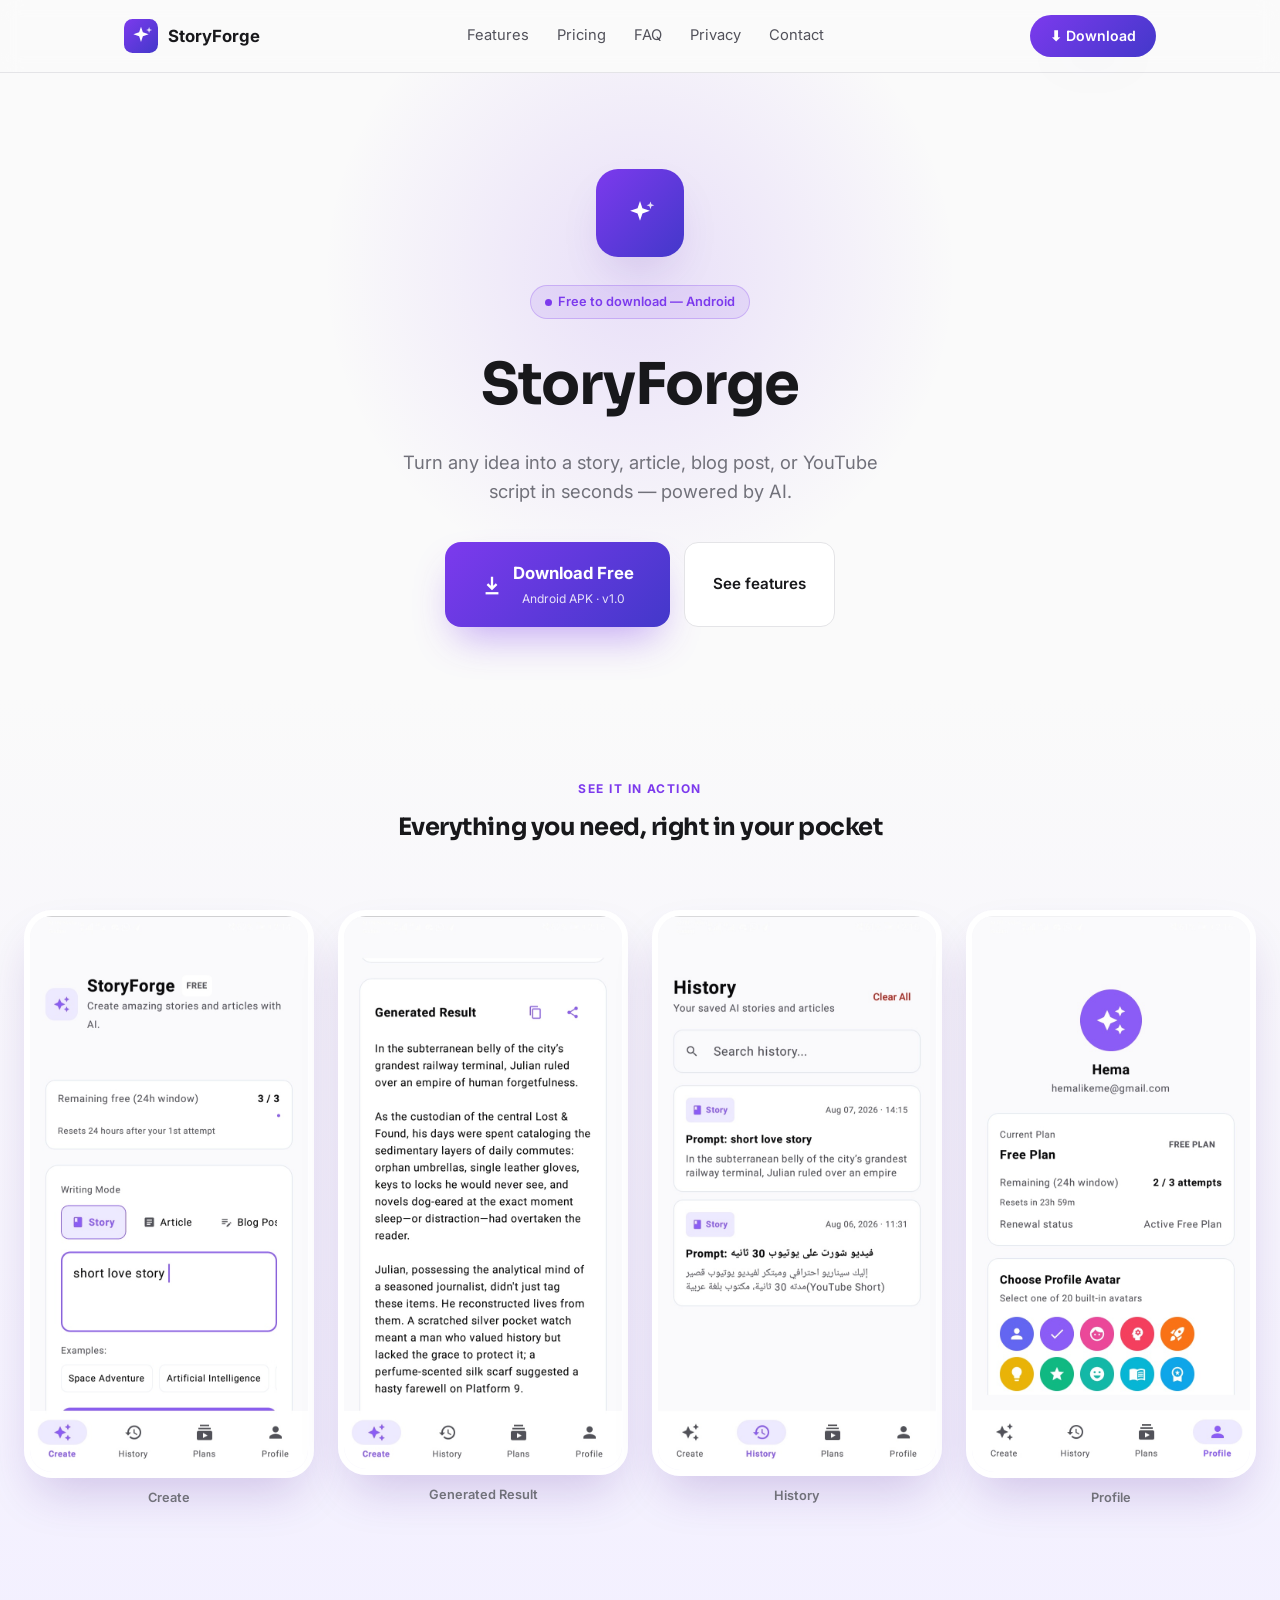
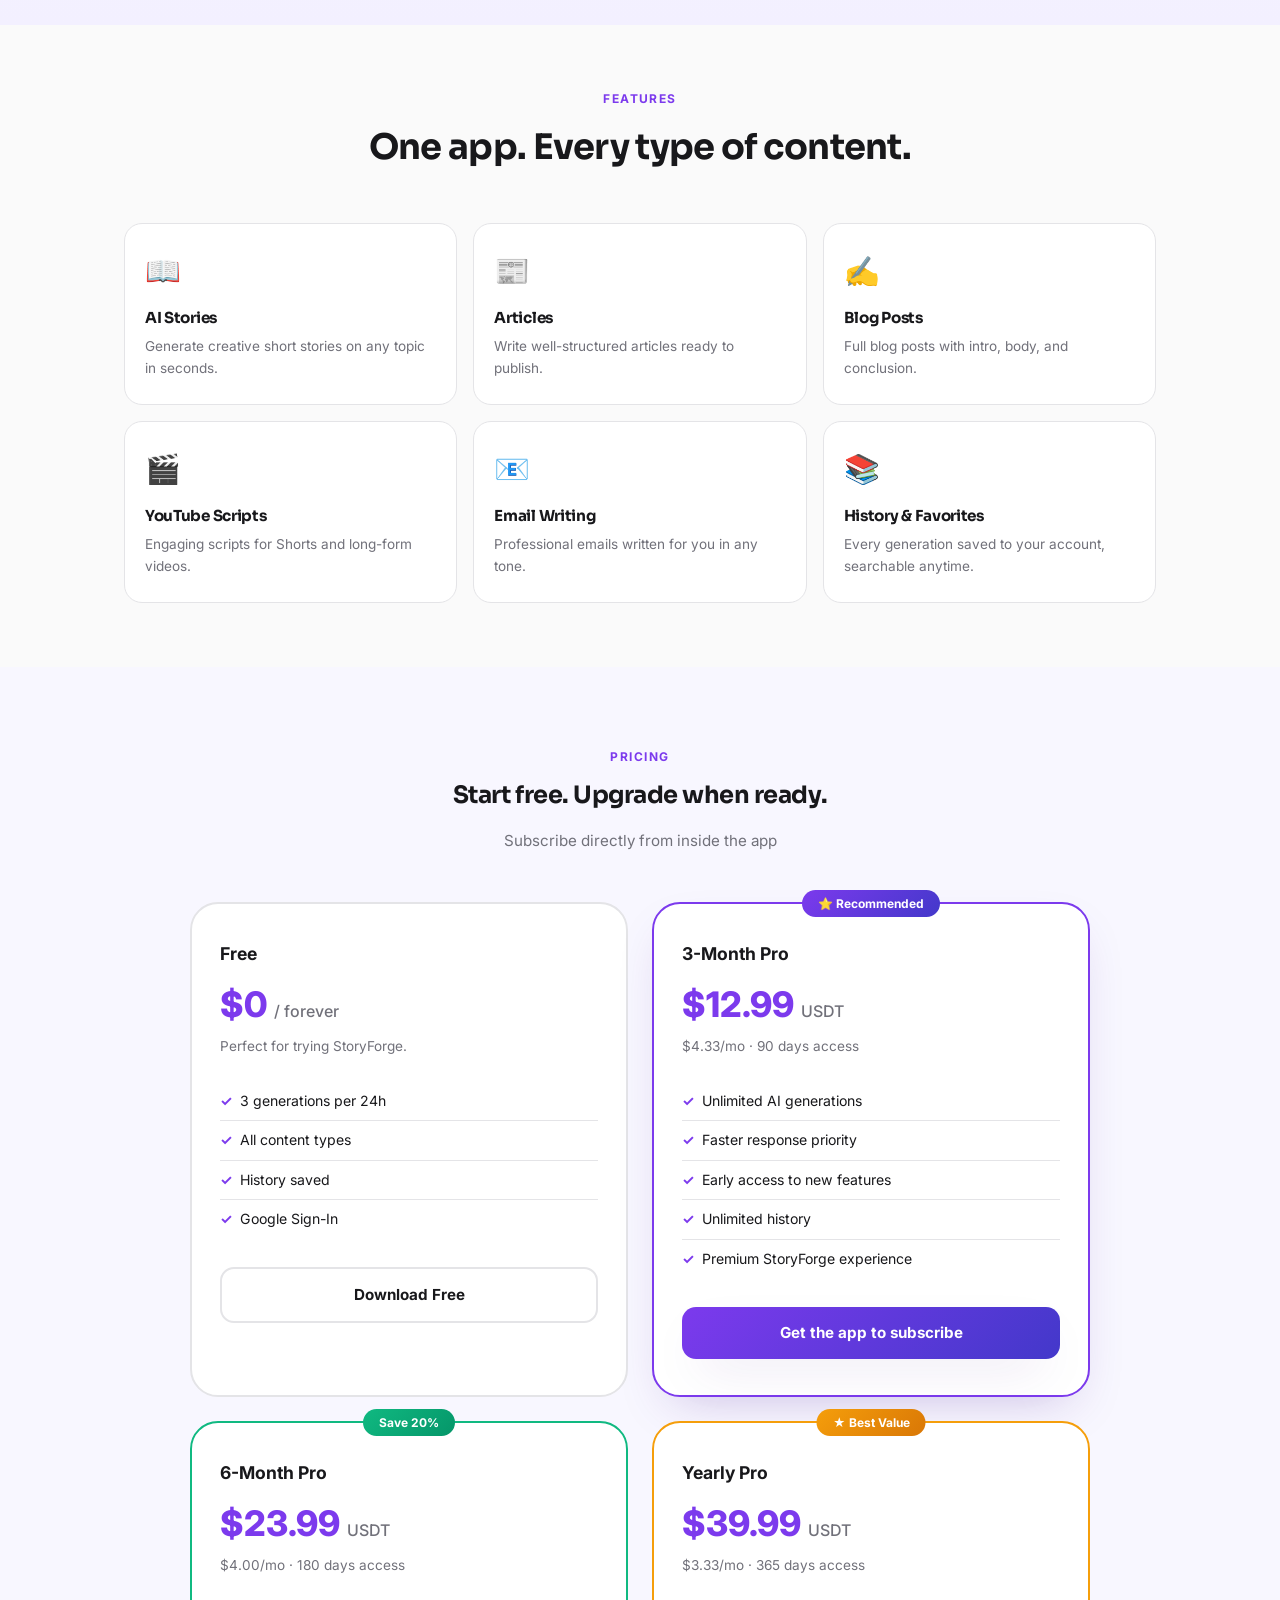
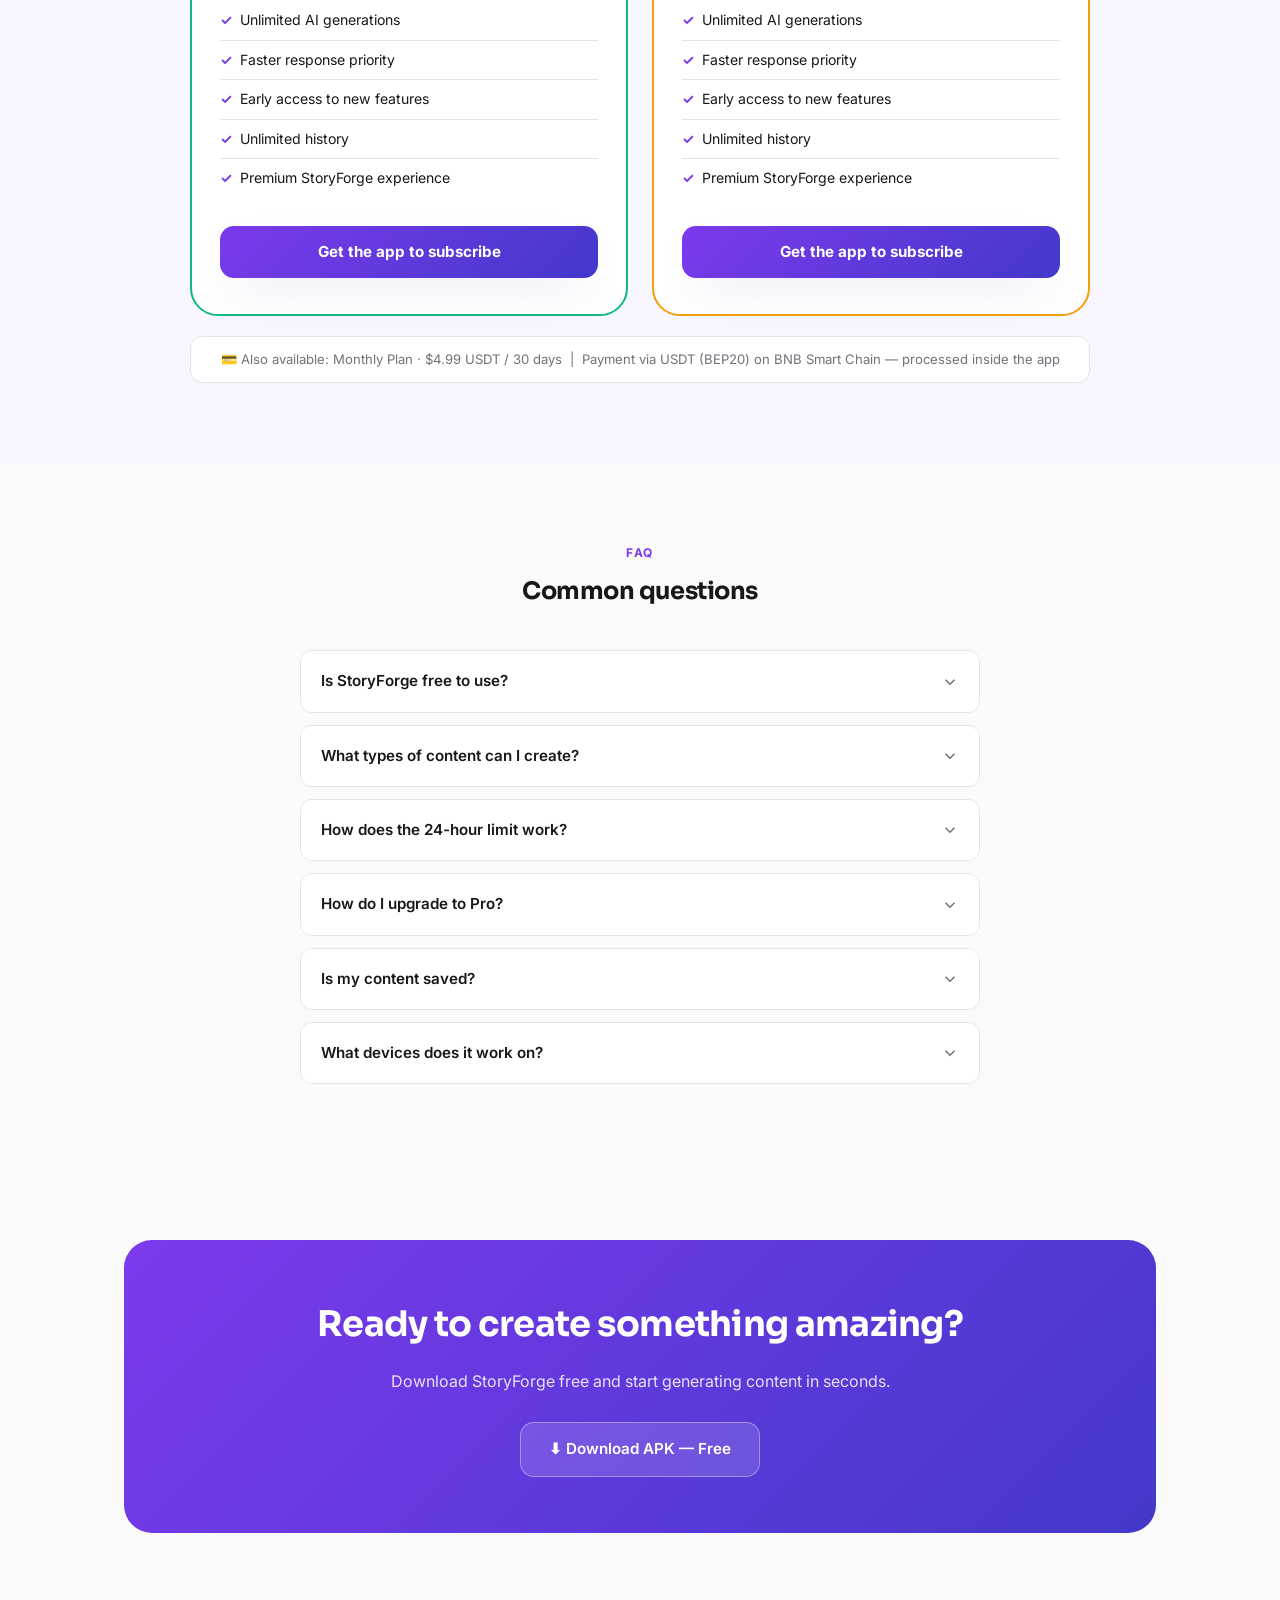
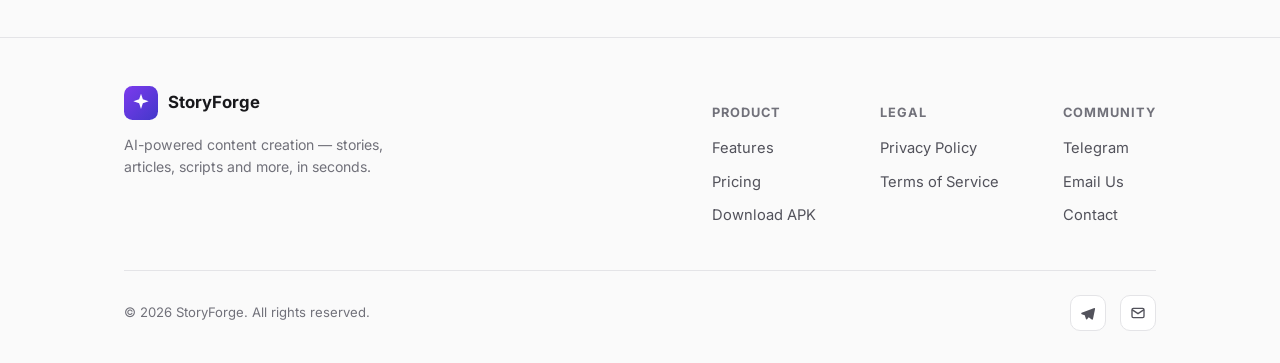
<file: index.html>
<!DOCTYPE html>
<html lang="en">
<head>
<meta charset="UTF-8">
<meta name="viewport" content="width=device-width, initial-scale=1.0">
<title>StoryForge — Create better content in seconds</title>
<meta name="description" content="StoryForge is an AI-powered content toolkit. Generate stories, articles, blog posts, YouTube scripts and more in seconds.">
<link rel="icon" href="data:image/svg+xml,<svg xmlns=%22http://www.w3.org/2000/svg%22 viewBox=%220 0 24 24%22><rect width=%2224%22 height=%2224%22 rx=%226%22 fill=%22%237c3aed%22/></svg>">
<link rel="preconnect" href="https://fonts.googleapis.com">
<link href="https://fonts.googleapis.com/css2?family=Sora:wght@600;700;800&family=Inter:wght@400;500;600;700&display=swap" rel="stylesheet">
<link rel="stylesheet" href="style.css">
<style>
.hero-badge{display:inline-flex;align-items:center;gap:6px;background:rgba(124,58,237,0.1);border:1px solid rgba(124,58,237,0.25);border-radius:999px;padding:6px 14px;font-size:.8rem;font-weight:600;color:var(--violet-600);margin-bottom:20px}
.hero-badge span{width:7px;height:7px;border-radius:50%;background:var(--violet-600);animation:pulse 2s infinite}
@keyframes pulse{0%,100%{opacity:1}50%{opacity:.4}}
.btn-download{background:var(--gradient);color:#fff;padding:18px 36px;border-radius:16px;font-size:1.05rem;font-weight:700;display:inline-flex;align-items:center;gap:10px;box-shadow:0 20px 40px -12px rgba(124,58,237,0.45);transition:transform .2s,box-shadow .2s}
.btn-download:hover{transform:translateY(-3px);box-shadow:0 28px 48px -12px rgba(124,58,237,0.5)}
.btn-download small{font-size:.75rem;font-weight:400;opacity:.85;display:block;margin-top:2px}
.screenshots{padding:80px 0;background:linear-gradient(180deg,#fafafa 0%,#f3f0ff 100%)}
.screenshots h2{text-align:center;margin-bottom:48px}
.screens-row{display:flex;gap:24px;justify-content:center;overflow-x:auto;padding:16px 24px 24px;scrollbar-width:none}
.screens-row::-webkit-scrollbar{display:none}
.screen-frame{flex:0 0 200px;border-radius:28px;overflow:hidden;box-shadow:0 24px 48px -12px rgba(76,29,149,0.22);border:6px solid #fff;transition:transform .3s}
.screen-frame:hover{transform:translateY(-8px) scale(1.02)}
.screen-frame img{width:100%;display:block}
.screen-label{text-align:center;font-size:.8rem;color:var(--muted);margin-top:10px;font-weight:600}
.features-grid{display:grid;grid-template-columns:repeat(3,1fr);gap:16px}
.feat-card{background:var(--card);border:1px solid var(--line);border-radius:var(--radius-md);padding:24px 20px;transition:transform .25s,box-shadow .25s}
.feat-card:hover{transform:translateY(-4px);box-shadow:var(--shadow)}
.feat-icon{font-size:1.8rem;margin-bottom:12px}
.feat-card h3{font-size:.95rem;margin-bottom:6px}
.feat-card p{font-size:.85rem;color:var(--muted);margin:0}
.pricing{padding:80px 0;background:#f8f7ff}
.pricing-grid{display:grid;grid-template-columns:repeat(2,1fr);gap:24px;max-width:900px;margin:0 auto}
.price-card{background:var(--card);border:2px solid var(--line);border-radius:var(--radius-lg);padding:36px 28px;position:relative}
.price-card.pro{border-color:var(--violet-600);box-shadow:var(--shadow)}
.price-badge{position:absolute;top:-14px;left:50%;transform:translateX(-50%);background:var(--gradient);color:#fff;font-size:.75rem;font-weight:700;padding:4px 16px;border-radius:999px;white-space:nowrap}
.price-name{font-size:1.1rem;font-weight:700;margin-bottom:8px}
.price-amount{font-size:2.2rem;font-weight:800;color:var(--violet-600);margin-bottom:4px}
.price-amount span{font-size:1rem;font-weight:500;color:var(--muted)}
.price-desc{font-size:.85rem;color:var(--muted);margin-bottom:24px}
.price-features{list-style:none;padding:0;margin:0 0 28px}
.price-features li{font-size:.88rem;padding:8px 0;border-bottom:1px solid var(--line);display:flex;align-items:center;gap:8px}
.price-features li:last-child{border:none}
.check{color:var(--violet-600);font-weight:700}
.price-btn{display:block;text-align:center;padding:14px;border-radius:14px;font-weight:700;font-size:.95rem;transition:transform .2s}
.price-btn:hover{transform:translateY(-2px)}
.price-btn-free{border:2px solid var(--line);color:var(--ink)}
.price-btn-pro{background:var(--gradient);color:#fff;box-shadow:var(--shadow)}
.payment-note{text-align:center;margin-top:20px;font-size:0.82rem;color:var(--muted);padding:12px 20px;background:var(--card);border:1px solid var(--line);border-radius:12px;max-width:900px;margin:20px auto 0}
.faq{padding:80px 0}
.faq-list{max-width:680px;margin:0 auto}
.faq-item{border:1px solid var(--line);border-radius:var(--radius-sm);margin-bottom:12px;overflow:hidden}
.faq-q{padding:18px 20px;font-weight:600;font-size:.95rem;cursor:pointer;display:flex;justify-content:space-between;align-items:center;background:var(--card)}
.faq-q:hover{background:#f8f7ff}
.faq-a{padding:0 20px 18px;font-size:.88rem;color:var(--muted);background:var(--card);display:none}
.faq-item.open .faq-a{display:block}
.faq-item.open .faq-arrow{transform:rotate(180deg)}
.faq-arrow{transition:transform .25s;color:var(--muted)}
@media(max-width:860px){.features-grid{grid-template-columns:repeat(2,1fr)}.pricing-grid{grid-template-columns:1fr}.screen-frame{flex:0 0 160px}}
@media(max-width:560px){.features-grid{grid-template-columns:1fr}.screen-frame{flex:0 0 140px}}
</style>
</head>
<body>

<nav class="nav">
  <div class="wrap">
    <a href="index.html" class="brand">
      <svg class="mark" viewBox="0 0 40 40" fill="none">
        <rect width="40" height="40" rx="10" fill="url(#gnav)"/>
        <path d="M20 9l2.2 6.6L29 18l-6.8 2.4L20 27l-2.2-6.6L11 18l6.8-2.4L20 9z" fill="#fff"/>
        <path d="M29.5 9.5l.9 2.6 2.6.9-2.6.9-.9 2.6-.9-2.6-2.6-.9 2.6-.9.9-2.6z" fill="#fff" opacity="0.85"/>
        <defs><linearGradient id="gnav" x1="0" y1="0" x2="40" y2="40" gradientUnits="userSpaceOnUse"><stop stop-color="#7c3aed"/><stop offset="1" stop-color="#4338ca"/></linearGradient></defs>
      </svg>
      StoryForge
    </a>
    <div class="nav-links">
      <a href="#features">Features</a>
      <a href="#pricing">Pricing</a>
      <a href="#faq">FAQ</a>
      <a href="privacy.html">Privacy</a>
      <a href="contact.html">Contact</a>
    </div>
    <a href="https://github.com/soomple/storyforge/releases/download/v1.0/StoryForge.apk" class="nav-cta" download>⬇ Download</a>
  </div>
</nav>

<header class="hero">
  <div class="wrap">
    <div class="mark-hero">
      <svg viewBox="0 0 40 40" fill="none">
        <path d="M20 9l2.2 6.6L29 18l-6.8 2.4L20 27l-2.2-6.6L11 18l6.8-2.4L20 9z" fill="#fff"/>
        <path d="M29.5 9.5l.9 2.6 2.6.9-2.6.9-.9 2.6-.9-2.6-2.6-.9 2.6-.9.9-2.6z" fill="#fff" opacity="0.85"/>
      </svg>
    </div>
    <div class="hero-badge"><span></span> Free to download — Android</div>
    <h1>StoryForge</h1>
    <p class="tagline">Turn any idea into a story, article, blog post, or YouTube script in seconds — powered by AI.</p>
    <div class="hero-actions">
      <a href="https://github.com/soomple/storyforge/releases/download/v1.0/StoryForge.apk" class="btn-download" download>
        <svg width="22" height="22" viewBox="0 0 24 24" fill="none" stroke="currentColor" stroke-width="2.5"><path d="M12 3v13M7 11l5 5 5-5"/><path d="M5 21h14"/></svg>
        <div>Download Free<small>Android APK · v1.0</small></div>
      </a>
      <a href="#features" class="btn btn-ghost">See features</a>
    </div>
  </div>
</header>

<section class="screenshots">
  <div class="wrap">
    <span class="section-label">See it in action</span>
    <h2>Everything you need, right in your pocket</h2>
  </div>
  <div class="screens-row">
    <div><div class="screen-frame"><img src="screen1.jpg" alt="Create" loading="lazy"></div><p class="screen-label">Create</p></div>
    <div><div class="screen-frame"><img src="screen2.jpg" alt="Result" loading="lazy"></div><p class="screen-label">Generated Result</p></div>
    <div><div class="screen-frame"><img src="screen3.jpg" alt="History" loading="lazy"></div><p class="screen-label">History</p></div>
    <div><div class="screen-frame"><img src="screen4.jpg" alt="Profile" loading="lazy"></div><p class="screen-label">Profile</p></div>
  </div>
</section>

<section class="section" id="features">
  <div class="wrap">
    <span class="section-label">Features</span>
    <h2>One app. Every type of content.</h2>
    <div class="features-grid">
      <div class="feat-card"><div class="feat-icon">📖</div><h3>AI Stories</h3><p>Generate creative short stories on any topic in seconds.</p></div>
      <div class="feat-card"><div class="feat-icon">📰</div><h3>Articles</h3><p>Write well-structured articles ready to publish.</p></div>
      <div class="feat-card"><div class="feat-icon">✍️</div><h3>Blog Posts</h3><p>Full blog posts with intro, body, and conclusion.</p></div>
      <div class="feat-card"><div class="feat-icon">🎬</div><h3>YouTube Scripts</h3><p>Engaging scripts for Shorts and long-form videos.</p></div>
      <div class="feat-card"><div class="feat-icon">📧</div><h3>Email Writing</h3><p>Professional emails written for you in any tone.</p></div>
      <div class="feat-card"><div class="feat-icon">📚</div><h3>History & Favorites</h3><p>Every generation saved to your account, searchable anytime.</p></div>
    </div>
  </div>
</section>

<section class="pricing" id="pricing">
  <div class="wrap">
    <span class="section-label">Pricing</span>
    <h2 style="text-align:center;margin-bottom:12px;">Start free. Upgrade when ready.</h2>
    <p style="text-align:center;color:var(--muted);margin-bottom:48px;font-size:0.95rem;">Subscribe directly from inside the app</p>
    <div class="pricing-grid">

      <div class="price-card">
        <div class="price-name">Free</div>
        <div class="price-amount">$0 <span>/ forever</span></div>
        <div class="price-desc">Perfect for trying StoryForge.</div>
        <ul class="price-features">
          <li><span class="check">✓</span> 3 generations per 24h</li>
          <li><span class="check">✓</span> All content types</li>
          <li><span class="check">✓</span> History saved</li>
          <li><span class="check">✓</span> Google Sign-In</li>
        </ul>
        <a href="https://github.com/soomple/storyforge/releases/download/v1.0/StoryForge.apk" class="price-btn price-btn-free" download>Download Free</a>
      </div>

      <div class="price-card pro">
        <div class="price-badge">⭐ Recommended</div>
        <div class="price-name">3-Month Pro</div>
        <div class="price-amount">$12.99 <span>USDT</span></div>
        <div class="price-desc">$4.33/mo · 90 days access</div>
        <ul class="price-features">
          <li><span class="check">✓</span> Unlimited AI generations</li>
          <li><span class="check">✓</span> Faster response priority</li>
          <li><span class="check">✓</span> Early access to new features</li>
          <li><span class="check">✓</span> Unlimited history</li>
          <li><span class="check">✓</span> Premium StoryForge experience</li>
        </ul>
        <a href="https://github.com/soomple/storyforge/releases/download/v1.0/StoryForge.apk" class="price-btn price-btn-pro" download>Get the app to subscribe</a>
      </div>

      <div class="price-card" style="border-color:#10b981;">
        <div class="price-badge" style="background:linear-gradient(135deg,#10b981,#059669);">Save 20%</div>
        <div class="price-name">6-Month Pro</div>
        <div class="price-amount">$23.99 <span>USDT</span></div>
        <div class="price-desc">$4.00/mo · 180 days access</div>
        <ul class="price-features">
          <li><span class="check">✓</span> Unlimited AI generations</li>
          <li><span class="check">✓</span> Faster response priority</li>
          <li><span class="check">✓</span> Early access to new features</li>
          <li><span class="check">✓</span> Unlimited history</li>
          <li><span class="check">✓</span> Premium StoryForge experience</li>
        </ul>
        <a href="https://github.com/soomple/storyforge/releases/download/v1.0/StoryForge.apk" class="price-btn price-btn-pro" download>Get the app to subscribe</a>
      </div>

      <div class="price-card" style="border-color:#f59e0b;">
        <div class="price-badge" style="background:linear-gradient(135deg,#f59e0b,#d97706);">★ Best Value</div>
        <div class="price-name">Yearly Pro</div>
        <div class="price-amount">$39.99 <span>USDT</span></div>
        <div class="price-desc">$3.33/mo · 365 days access</div>
        <ul class="price-features">
          <li><span class="check">✓</span> Unlimited AI generations</li>
          <li><span class="check">✓</span> Faster response priority</li>
          <li><span class="check">✓</span> Early access to new features</li>
          <li><span class="check">✓</span> Unlimited history</li>
          <li><span class="check">✓</span> Premium StoryForge experience</li>
        </ul>
        <a href="https://github.com/soomple/storyforge/releases/download/v1.0/StoryForge.apk" class="price-btn price-btn-pro" download>Get the app to subscribe</a>
      </div>

    </div>
    <div class="payment-note">💳 Also available: Monthly Plan · $4.99 USDT / 30 days &nbsp;|&nbsp; Payment via USDT (BEP20) on BNB Smart Chain — processed inside the app</div>
  </div>
</section>

<section class="faq" id="faq">
  <div class="wrap">
    <span class="section-label">FAQ</span>
    <h2 style="text-align:center;margin-bottom:40px;">Common questions</h2>
    <div class="faq-list">
      <div class="faq-item">
        <div class="faq-q">Is StoryForge free to use? <svg class="faq-arrow" width="18" height="18" viewBox="0 0 24 24" fill="none" stroke="currentColor" stroke-width="2"><path d="M6 9l6 6 6-6"/></svg></div>
        <div class="faq-a">Yes! StoryForge is free to download and use. The free plan gives you 3 content generations every 24 hours.</div>
      </div>
      <div class="faq-item">
        <div class="faq-q">What types of content can I create? <svg class="faq-arrow" width="18" height="18" viewBox="0 0 24 24" fill="none" stroke="currentColor" stroke-width="2"><path d="M6 9l6 6 6-6"/></svg></div>
        <div class="faq-a">StoryForge supports Stories, Articles, Blog Posts, YouTube Scripts, and Emails — with more types being added regularly.</div>
      </div>
      <div class="faq-item">
        <div class="faq-q">How does the 24-hour limit work? <svg class="faq-arrow" width="18" height="18" viewBox="0 0 24 24" fill="none" stroke="currentColor" stroke-width="2"><path d="M6 9l6 6 6-6"/></svg></div>
        <div class="faq-a">Your 3 free generations reset 24 hours after your first generation in each cycle — not at midnight.</div>
      </div>
      <div class="faq-item">
        <div class="faq-q">How do I upgrade to Pro? <svg class="faq-arrow" width="18" height="18" viewBox="0 0 24 24" fill="none" stroke="currentColor" stroke-width="2"><path d="M6 9l6 6 6-6"/></svg></div>
        <div class="faq-a">Open the app, go to the Plans tab, choose your plan, and follow the in-app payment instructions. Payment is processed via USDT (BEP20) on BNB Smart Chain.</div>
      </div>
      <div class="faq-item">
        <div class="faq-q">Is my content saved? <svg class="faq-arrow" width="18" height="18" viewBox="0 0 24 24" fill="none" stroke="currentColor" stroke-width="2"><path d="M6 9l6 6 6-6"/></svg></div>
        <div class="faq-a">Yes — every generation is automatically saved to your History so you can revisit, copy, or favorite it anytime.</div>
      </div>
      <div class="faq-item">
        <div class="faq-q">What devices does it work on? <svg class="faq-arrow" width="18" height="18" viewBox="0 0 24 24" fill="none" stroke="currentColor" stroke-width="2"><path d="M6 9l6 6 6-6"/></svg></div>
        <div class="faq-a">StoryForge currently works on Android devices (version 7.0 and above). An iOS version is planned for the future.</div>
      </div>
    </div>
  </div>
</section>

<section class="section">
  <div class="wrap">
    <div class="cta-band">
      <h2>Ready to create something amazing?</h2>
      <p>Download StoryForge free and start generating content in seconds.</p>
      <a href="https://github.com/soomple/storyforge/releases/download/v1.0/StoryForge.apk" class="btn btn-ghost" download>⬇ Download APK — Free</a>
    </div>
  </div>
</section>

<footer>
  <div class="wrap">
    <div class="footer-grid">
      <div class="footer-brand">
        <a href="index.html" class="brand">
          <svg class="mark" viewBox="0 0 40 40" fill="none">
            <rect width="40" height="40" rx="10" fill="url(#gfoot)"/>
            <path d="M20 9l2.2 6.6L29 18l-6.8 2.4L20 27l-2.2-6.6L11 18l6.8-2.4L20 9z" fill="#fff"/>
            <defs><linearGradient id="gfoot" x1="0" y1="0" x2="40" y2="40" gradientUnits="userSpaceOnUse"><stop stop-color="#7c3aed"/><stop offset="1" stop-color="#4338ca"/></linearGradient></defs>
          </svg>
          StoryForge
        </a>
        <p>AI-powered content creation — stories, articles, scripts and more, in seconds.</p>
      </div>
      <div class="footer-links">
        <div class="footer-col">
          <h4>Product</h4>
          <a href="#features">Features</a>
          <a href="#pricing">Pricing</a>
          <a href="https://github.com/soomple/storyforge/releases/download/v1.0/StoryForge.apk" download>Download APK</a>
        </div>
        <div class="footer-col">
          <h4>Legal</h4>
          <a href="privacy.html">Privacy Policy</a>
          <a href="terms.html">Terms of Service</a>
        </div>
        <div class="footer-col">
          <h4>Community</h4>
          <a href="https://t.me/StoryForgeOfficial" target="_blank" rel="noopener">Telegram</a>
          <a href="mailto:Storyforgetools@gmail.com">Email Us</a>
          <a href="contact.html">Contact</a>
        </div>
      </div>
    </div>
    <div class="footer-bottom">
      <span>© 2026 StoryForge. All rights reserved.</span>
      <div class="socials">
        <a href="https://t.me/StoryForgeOfficial" target="_blank" rel="noopener" aria-label="Telegram">
          <svg width="16" height="16" viewBox="0 0 24 24" fill="currentColor"><path d="M21.5 4.5l-19 7.3c-.9.35-.88 1.65.03 1.96l4.6 1.55 1.8 5.7c.24.75 1.2.95 1.7.35l2.4-2.85 4.55 3.35c.7.5 1.7.13 1.9-.72l3.1-15.1c.2-1-.9-1.8-1.98-1.4z"/></svg>
        </a>
        <a href="mailto:Storyforgetools@gmail.com" aria-label="Email">
          <svg width="16" height="16" viewBox="0 0 24 24" fill="none" stroke="currentColor" stroke-width="2"><rect x="3" y="5" width="18" height="14" rx="2"/><path d="M3 7l9 6 9-6"/></svg>
        </a>
      </div>
    </div>
  </div>
</footer>

<script>
document.querySelectorAll('.faq-q').forEach(q=>{
  q.addEventListener('click',()=>q.parentElement.classList.toggle('open'));
});
</script>
</body>
</html>
</file>
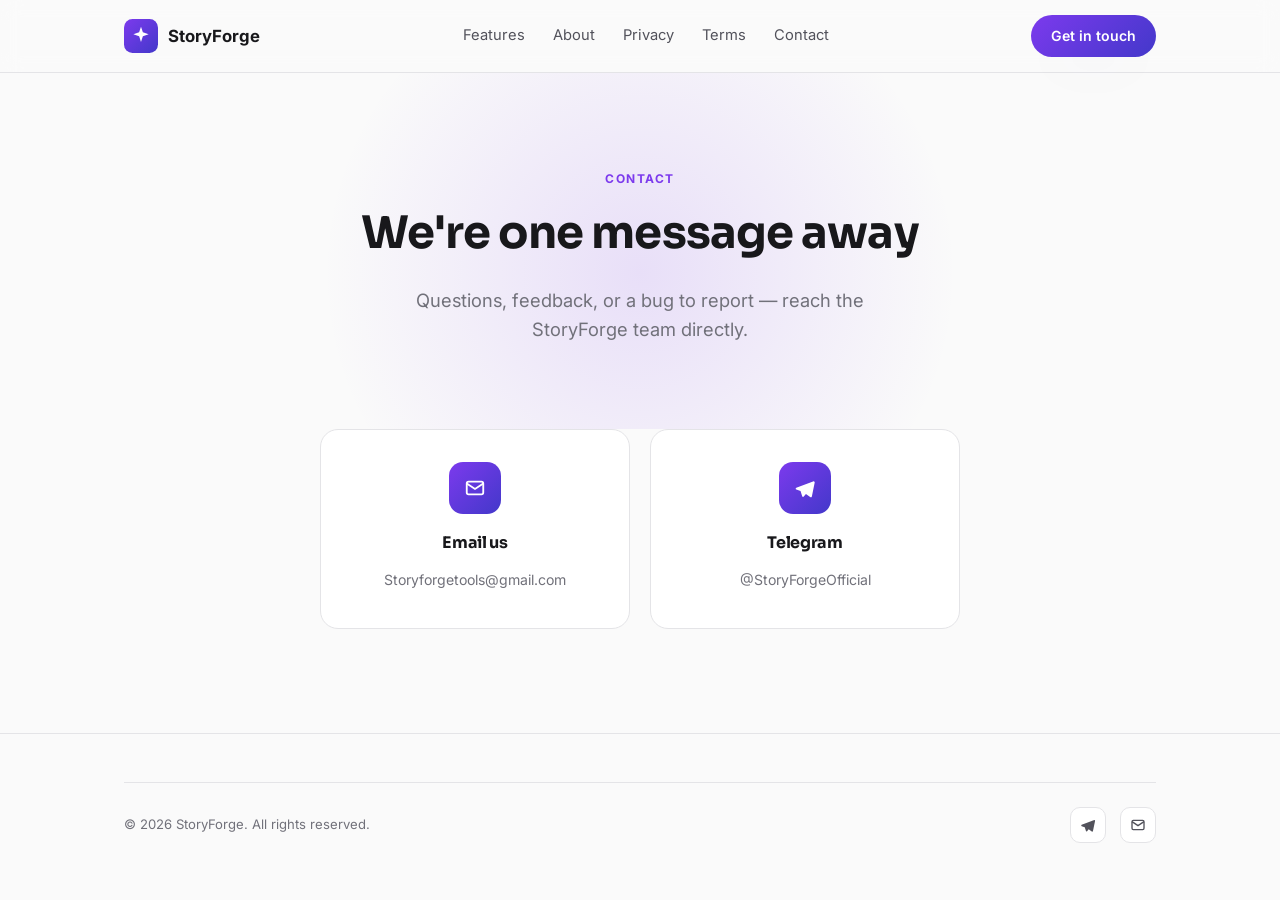
<file: contact.html>
<!DOCTYPE html>
<html lang="en">
<head>
<meta charset="UTF-8">
<meta name="viewport" content="width=device-width, initial-scale=1.0">
<title>Contact — StoryForge</title>
<link rel="icon" href="data:image/svg+xml,<svg xmlns=%22http://www.w3.org/2000/svg%22 viewBox=%220 0 24 24%22><rect width=%2224%22 height=%2224%22 rx=%226%22 fill=%22%237c3aed%22/></svg>">
<link rel="preconnect" href="https://fonts.googleapis.com">
<link href="https://fonts.googleapis.com/css2?family=Sora:wght@600;700;800&family=Inter:wght@400;500;600;700&display=swap" rel="stylesheet">
<link rel="stylesheet" href="style.css">
</head>
<body>

<nav class="nav">
  <div class="wrap">
    <a href="index.html" class="brand">
      <svg class="mark" viewBox="0 0 40 40" fill="none">
        <rect width="40" height="40" rx="10" fill="url(#g1)"/>
        <path d="M20 9l2.2 6.6L29 18l-6.8 2.4L20 27l-2.2-6.6L11 18l6.8-2.4L20 9z" fill="#fff"/>
        <defs>
          <linearGradient id="g1" x1="0" y1="0" x2="40" y2="40" gradientUnits="userSpaceOnUse">
            <stop stop-color="#7c3aed"/><stop offset="1" stop-color="#4338ca"/>
          </linearGradient>
        </defs>
      </svg>
      StoryForge
    </a>
    <div class="nav-links">
      <a href="index.html#features">Features</a>
      <a href="index.html#about">About</a>
      <a href="privacy.html">Privacy</a>
      <a href="terms.html">Terms</a>
      <a href="contact.html">Contact</a>
    </div>
    <a href="contact.html" class="nav-cta">Get in touch</a>
  </div>
</nav>

<header class="hero" style="padding-bottom: 48px;">
  <div class="wrap">
    <span class="section-label">Contact</span>
    <h1 style="font-size: clamp(2rem, 4vw, 2.8rem);">We're one message away</h1>
    <p class="tagline">Questions, feedback, or a bug to report — reach the StoryForge team directly.</p>
  </div>
</header>

<section class="section" style="padding-top: 0;">
  <div class="wrap">
    <div class="contact-grid">
      <a href="mailto:Storyforgetools@gmail.com" class="contact-card">
        <div class="icon">
          <svg width="22" height="22" viewBox="0 0 24 24" fill="none" stroke="currentColor" stroke-width="2"><rect x="3" y="5" width="18" height="14" rx="2"/><path d="M3 7l9 6 9-6"/></svg>
        </div>
        <h3>Email us</h3>
        <p>Storyforgetools@gmail.com</p>
      </a>
      <a href="https://t.me/StoryForgeOfficial" target="_blank" rel="noopener" class="contact-card">
        <div class="icon">
          <svg width="22" height="22" viewBox="0 0 24 24" fill="currentColor"><path d="M21.5 4.5l-19 7.3c-.9.35-.88 1.65.03 1.96l4.6 1.55 1.8 5.7c.24.75 1.2.95 1.7.35l2.4-2.85 4.55 3.35c.7.5 1.7.13 1.9-.72l3.1-15.1c.2-1-.9-1.8-1.98-1.4z"/></svg>
        </div>
        <h3>Telegram</h3>
        <p>@StoryForgeOfficial</p>
      </a>
    </div>
  </div>
</section>

<footer>
  <div class="wrap">
    <div class="footer-bottom">
      <span>© 2026 StoryForge. All rights reserved.</span>
      <div class="socials">
        <a href="https://t.me/StoryForgeOfficial" target="_blank" rel="noopener" aria-label="Telegram">
          <svg width="16" height="16" viewBox="0 0 24 24" fill="currentColor"><path d="M21.5 4.5l-19 7.3c-.9.35-.88 1.65.03 1.96l4.6 1.55 1.8 5.7c.24.75 1.2.95 1.7.35l2.4-2.85 4.55 3.35c.7.5 1.7.13 1.9-.72l3.1-15.1c.2-1-.9-1.8-1.98-1.4z"/></svg>
        </a>
        <a href="mailto:Storyforgetools@gmail.com" aria-label="Email">
          <svg width="16" height="16" viewBox="0 0 24 24" fill="none" stroke="currentColor" stroke-width="2"><rect x="3" y="5" width="18" height="14" rx="2"/><path d="M3 7l9 6 9-6"/></svg>
        </a>
      </div>
    </div>
  </div>
</footer>

</body>
</html>
</file>
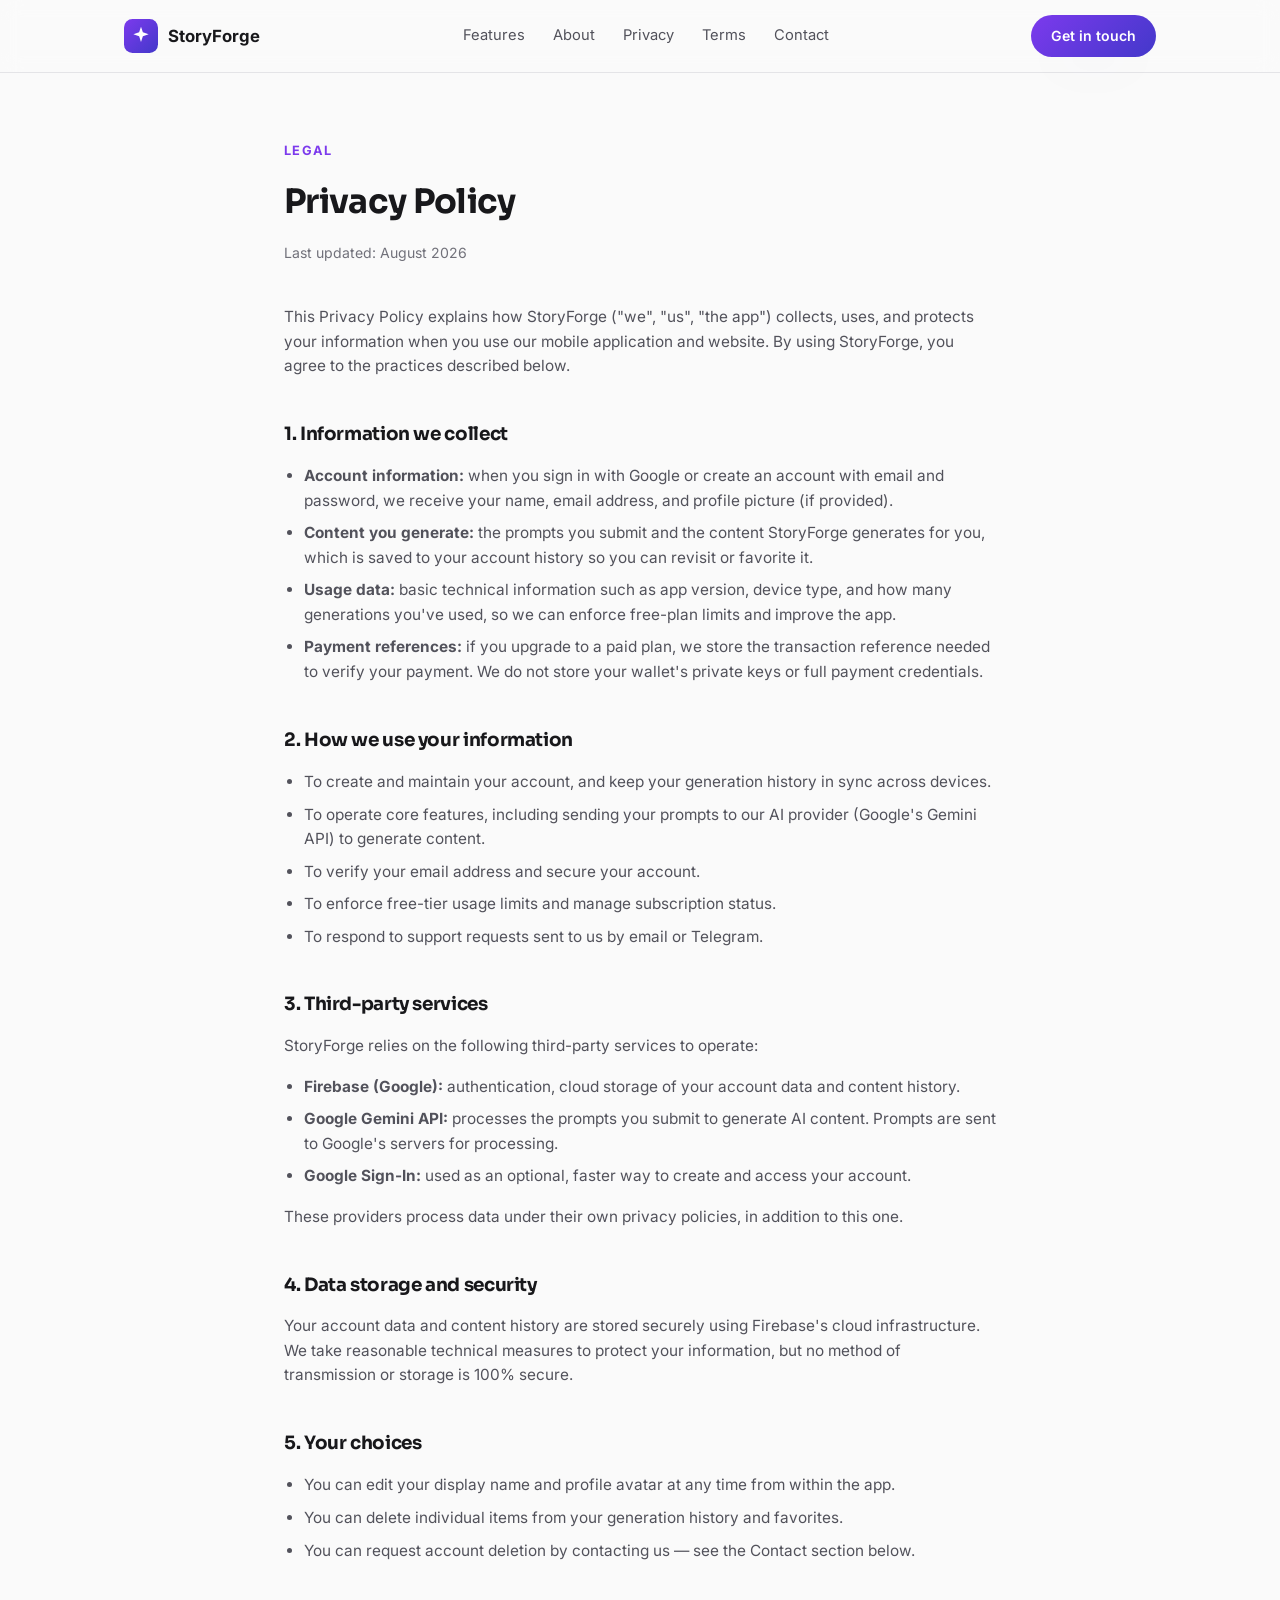
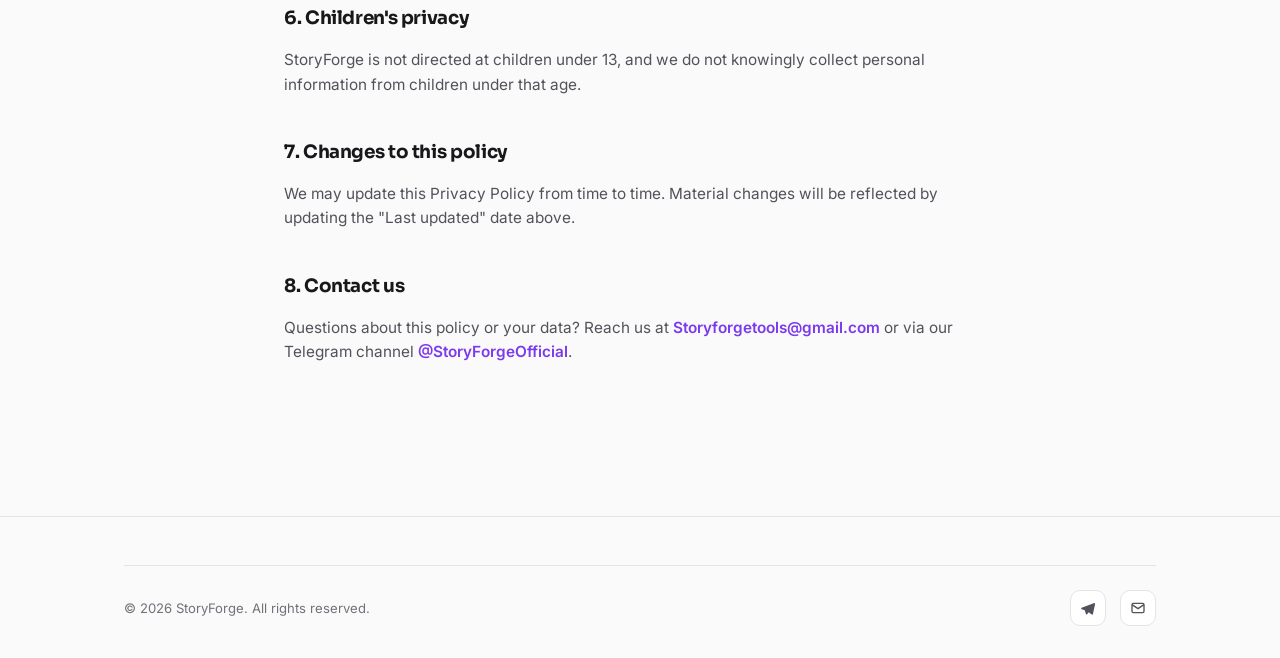
<file: privacy.html>
<!DOCTYPE html>
<html lang="en">
<head>
<meta charset="UTF-8">
<meta name="viewport" content="width=device-width, initial-scale=1.0">
<title>Privacy Policy — StoryForge</title>
<link rel="icon" href="data:image/svg+xml,<svg xmlns=%22http://www.w3.org/2000/svg%22 viewBox=%220 0 24 24%22><rect width=%2224%22 height=%2224%22 rx=%226%22 fill=%22%237c3aed%22/></svg>">
<link rel="preconnect" href="https://fonts.googleapis.com">
<link href="https://fonts.googleapis.com/css2?family=Sora:wght@600;700;800&family=Inter:wght@400;500;600;700&display=swap" rel="stylesheet">
<link rel="stylesheet" href="style.css">
</head>
<body>

<nav class="nav">
  <div class="wrap">
    <a href="index.html" class="brand">
      <svg class="mark" viewBox="0 0 40 40" fill="none">
        <rect width="40" height="40" rx="10" fill="url(#g1)"/>
        <path d="M20 9l2.2 6.6L29 18l-6.8 2.4L20 27l-2.2-6.6L11 18l6.8-2.4L20 9z" fill="#fff"/>
        <defs>
          <linearGradient id="g1" x1="0" y1="0" x2="40" y2="40" gradientUnits="userSpaceOnUse">
            <stop stop-color="#7c3aed"/><stop offset="1" stop-color="#4338ca"/>
          </linearGradient>
        </defs>
      </svg>
      StoryForge
    </a>
    <div class="nav-links">
      <a href="index.html#features">Features</a>
      <a href="index.html#about">About</a>
      <a href="privacy.html">Privacy</a>
      <a href="terms.html">Terms</a>
      <a href="contact.html">Contact</a>
    </div>
    <a href="contact.html" class="nav-cta">Get in touch</a>
  </div>
</nav>

<main class="legal">
  <span class="eyebrow">Legal</span>
  <h1>Privacy Policy</h1>
  <p class="updated">Last updated: August 2026</p>

  <p>This Privacy Policy explains how StoryForge ("we", "us", "the app") collects, uses, and protects your information when you use our mobile application and website. By using StoryForge, you agree to the practices described below.</p>

  <h2>1. Information we collect</h2>
  <ul>
    <li><strong>Account information:</strong> when you sign in with Google or create an account with email and password, we receive your name, email address, and profile picture (if provided).</li>
    <li><strong>Content you generate:</strong> the prompts you submit and the content StoryForge generates for you, which is saved to your account history so you can revisit or favorite it.</li>
    <li><strong>Usage data:</strong> basic technical information such as app version, device type, and how many generations you've used, so we can enforce free-plan limits and improve the app.</li>
    <li><strong>Payment references:</strong> if you upgrade to a paid plan, we store the transaction reference needed to verify your payment. We do not store your wallet's private keys or full payment credentials.</li>
  </ul>

  <h2>2. How we use your information</h2>
  <ul>
    <li>To create and maintain your account, and keep your generation history in sync across devices.</li>
    <li>To operate core features, including sending your prompts to our AI provider (Google's Gemini API) to generate content.</li>
    <li>To verify your email address and secure your account.</li>
    <li>To enforce free-tier usage limits and manage subscription status.</li>
    <li>To respond to support requests sent to us by email or Telegram.</li>
  </ul>

  <h2>3. Third-party services</h2>
  <p>StoryForge relies on the following third-party services to operate:</p>
  <ul>
    <li><strong>Firebase (Google):</strong> authentication, cloud storage of your account data and content history.</li>
    <li><strong>Google Gemini API:</strong> processes the prompts you submit to generate AI content. Prompts are sent to Google's servers for processing.</li>
    <li><strong>Google Sign-In:</strong> used as an optional, faster way to create and access your account.</li>
  </ul>
  <p>These providers process data under their own privacy policies, in addition to this one.</p>

  <h2>4. Data storage and security</h2>
  <p>Your account data and content history are stored securely using Firebase's cloud infrastructure. We take reasonable technical measures to protect your information, but no method of transmission or storage is 100% secure.</p>

  <h2>5. Your choices</h2>
  <ul>
    <li>You can edit your display name and profile avatar at any time from within the app.</li>
    <li>You can delete individual items from your generation history and favorites.</li>
    <li>You can request account deletion by contacting us — see the Contact section below.</li>
  </ul>

  <h2>6. Children's privacy</h2>
  <p>StoryForge is not directed at children under 13, and we do not knowingly collect personal information from children under that age.</p>

  <h2>7. Changes to this policy</h2>
  <p>We may update this Privacy Policy from time to time. Material changes will be reflected by updating the "Last updated" date above.</p>

  <h2>8. Contact us</h2>
  <p>Questions about this policy or your data? Reach us at <a class="inline" href="mailto:Storyforgetools@gmail.com">Storyforgetools@gmail.com</a> or via our Telegram channel <a class="inline" href="https://t.me/StoryForgeOfficial" target="_blank" rel="noopener">@StoryForgeOfficial</a>.</p>
</main>

<footer>
  <div class="wrap">
    <div class="footer-bottom">
      <span>© 2026 StoryForge. All rights reserved.</span>
      <div class="socials">
        <a href="https://t.me/StoryForgeOfficial" target="_blank" rel="noopener" aria-label="Telegram">
          <svg width="16" height="16" viewBox="0 0 24 24" fill="currentColor"><path d="M21.5 4.5l-19 7.3c-.9.35-.88 1.65.03 1.96l4.6 1.55 1.8 5.7c.24.75 1.2.95 1.7.35l2.4-2.85 4.55 3.35c.7.5 1.7.13 1.9-.72l3.1-15.1c.2-1-.9-1.8-1.98-1.4z"/></svg>
        </a>
        <a href="mailto:Storyforgetools@gmail.com" aria-label="Email">
          <svg width="16" height="16" viewBox="0 0 24 24" fill="none" stroke="currentColor" stroke-width="2"><rect x="3" y="5" width="18" height="14" rx="2"/><path d="M3 7l9 6 9-6"/></svg>
        </a>
      </div>
    </div>
  </div>
</footer>

</body>
</html>
</file>
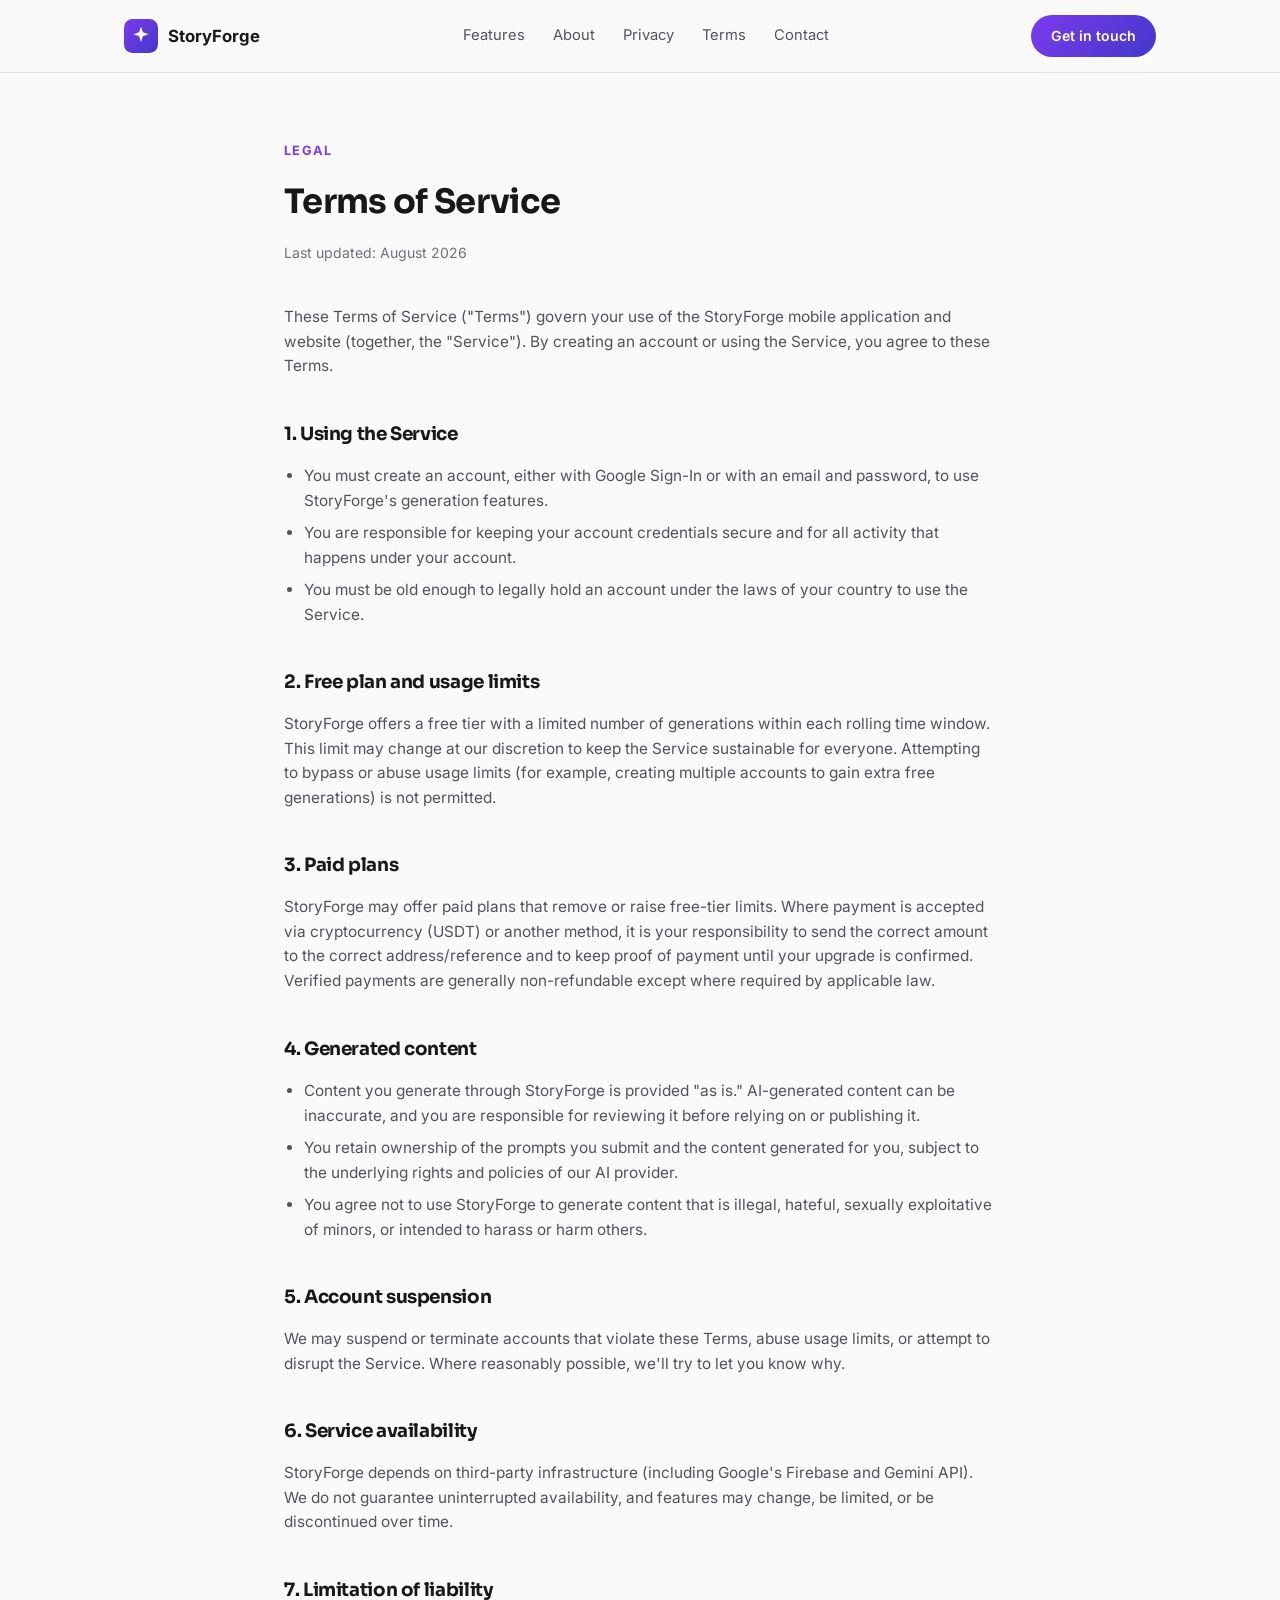
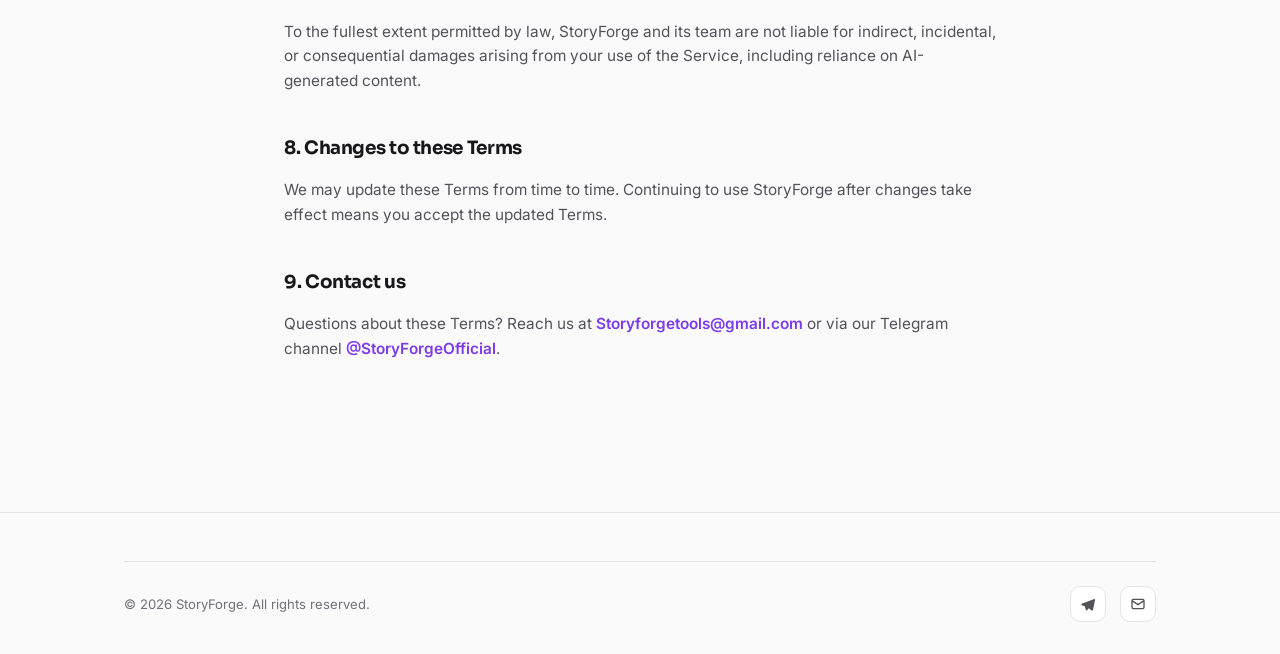
<file: terms.html>
<!DOCTYPE html>
<html lang="en">
<head>
<meta charset="UTF-8">
<meta name="viewport" content="width=device-width, initial-scale=1.0">
<title>Terms of Service — StoryForge</title>
<link rel="icon" href="data:image/svg+xml,<svg xmlns=%22http://www.w3.org/2000/svg%22 viewBox=%220 0 24 24%22><rect width=%2224%22 height=%2224%22 rx=%226%22 fill=%22%237c3aed%22/></svg>">
<link rel="preconnect" href="https://fonts.googleapis.com">
<link href="https://fonts.googleapis.com/css2?family=Sora:wght@600;700;800&family=Inter:wght@400;500;600;700&display=swap" rel="stylesheet">
<link rel="stylesheet" href="style.css">
</head>
<body>

<nav class="nav">
  <div class="wrap">
    <a href="index.html" class="brand">
      <svg class="mark" viewBox="0 0 40 40" fill="none">
        <rect width="40" height="40" rx="10" fill="url(#g1)"/>
        <path d="M20 9l2.2 6.6L29 18l-6.8 2.4L20 27l-2.2-6.6L11 18l6.8-2.4L20 9z" fill="#fff"/>
        <defs>
          <linearGradient id="g1" x1="0" y1="0" x2="40" y2="40" gradientUnits="userSpaceOnUse">
            <stop stop-color="#7c3aed"/><stop offset="1" stop-color="#4338ca"/>
          </linearGradient>
        </defs>
      </svg>
      StoryForge
    </a>
    <div class="nav-links">
      <a href="index.html#features">Features</a>
      <a href="index.html#about">About</a>
      <a href="privacy.html">Privacy</a>
      <a href="terms.html">Terms</a>
      <a href="contact.html">Contact</a>
    </div>
    <a href="contact.html" class="nav-cta">Get in touch</a>
  </div>
</nav>

<main class="legal">
  <span class="eyebrow">Legal</span>
  <h1>Terms of Service</h1>
  <p class="updated">Last updated: August 2026</p>

  <p>These Terms of Service ("Terms") govern your use of the StoryForge mobile application and website (together, the "Service"). By creating an account or using the Service, you agree to these Terms.</p>

  <h2>1. Using the Service</h2>
  <ul>
    <li>You must create an account, either with Google Sign-In or with an email and password, to use StoryForge's generation features.</li>
    <li>You are responsible for keeping your account credentials secure and for all activity that happens under your account.</li>
    <li>You must be old enough to legally hold an account under the laws of your country to use the Service.</li>
  </ul>

  <h2>2. Free plan and usage limits</h2>
  <p>StoryForge offers a free tier with a limited number of generations within each rolling time window. This limit may change at our discretion to keep the Service sustainable for everyone. Attempting to bypass or abuse usage limits (for example, creating multiple accounts to gain extra free generations) is not permitted.</p>

  <h2>3. Paid plans</h2>
  <p>StoryForge may offer paid plans that remove or raise free-tier limits. Where payment is accepted via cryptocurrency (USDT) or another method, it is your responsibility to send the correct amount to the correct address/reference and to keep proof of payment until your upgrade is confirmed. Verified payments are generally non-refundable except where required by applicable law.</p>

  <h2>4. Generated content</h2>
  <ul>
    <li>Content you generate through StoryForge is provided "as is." AI-generated content can be inaccurate, and you are responsible for reviewing it before relying on or publishing it.</li>
    <li>You retain ownership of the prompts you submit and the content generated for you, subject to the underlying rights and policies of our AI provider.</li>
    <li>You agree not to use StoryForge to generate content that is illegal, hateful, sexually exploitative of minors, or intended to harass or harm others.</li>
  </ul>

  <h2>5. Account suspension</h2>
  <p>We may suspend or terminate accounts that violate these Terms, abuse usage limits, or attempt to disrupt the Service. Where reasonably possible, we'll try to let you know why.</p>

  <h2>6. Service availability</h2>
  <p>StoryForge depends on third-party infrastructure (including Google's Firebase and Gemini API). We do not guarantee uninterrupted availability, and features may change, be limited, or be discontinued over time.</p>

  <h2>7. Limitation of liability</h2>
  <p>To the fullest extent permitted by law, StoryForge and its team are not liable for indirect, incidental, or consequential damages arising from your use of the Service, including reliance on AI-generated content.</p>

  <h2>8. Changes to these Terms</h2>
  <p>We may update these Terms from time to time. Continuing to use StoryForge after changes take effect means you accept the updated Terms.</p>

  <h2>9. Contact us</h2>
  <p>Questions about these Terms? Reach us at <a class="inline" href="mailto:Storyforgetools@gmail.com">Storyforgetools@gmail.com</a> or via our Telegram channel <a class="inline" href="https://t.me/StoryForgeOfficial" target="_blank" rel="noopener">@StoryForgeOfficial</a>.</p>
</main>

<footer>
  <div class="wrap">
    <div class="footer-bottom">
      <span>© 2026 StoryForge. All rights reserved.</span>
      <div class="socials">
        <a href="https://t.me/StoryForgeOfficial" target="_blank" rel="noopener" aria-label="Telegram">
          <svg width="16" height="16" viewBox="0 0 24 24" fill="currentColor"><path d="M21.5 4.5l-19 7.3c-.9.35-.88 1.65.03 1.96l4.6 1.55 1.8 5.7c.24.75 1.2.95 1.7.35l2.4-2.85 4.55 3.35c.7.5 1.7.13 1.9-.72l3.1-15.1c.2-1-.9-1.8-1.98-1.4z"/></svg>
        </a>
        <a href="mailto:Storyforgetools@gmail.com" aria-label="Email">
          <svg width="16" height="16" viewBox="0 0 24 24" fill="none" stroke="currentColor" stroke-width="2"><rect x="3" y="5" width="18" height="14" rx="2"/><path d="M3 7l9 6 9-6"/></svg>
        </a>
      </div>
    </div>
  </div>
</footer>

</body>
</html>
</file>
<file: style.css>
:root {
  --violet-600: #7c3aed;
  --violet-500: #8b5cf6;
  --indigo-700: #4338ca;
  --ink: #18181b;
  --ink-soft: #52525b;
  --muted: #71717a;
  --bg: #fafafa;
  --card: #ffffff;
  --line: #e4e4e7;
  --gradient: linear-gradient(135deg, var(--violet-600) 0%, var(--indigo-700) 100%);
  --radius-lg: 28px;
  --radius-md: 18px;
  --radius-sm: 12px;
  --shadow: 0 20px 50px -20px rgba(76, 29, 149, 0.25);
}

* { box-sizing: border-box; }

html { scroll-behavior: smooth; }

body {
  margin: 0;
  background: var(--bg);
  color: var(--ink);
  font-family: 'Inter', -apple-system, BlinkMacSystemFont, sans-serif;
  line-height: 1.6;
  -webkit-font-smoothing: antialiased;
}

h1, h2, h3, .display {
  font-family: 'Sora', 'Inter', sans-serif;
  font-weight: 700;
  letter-spacing: -0.02em;
  margin: 0;
}

a { color: inherit; text-decoration: none; }

img, svg { display: block; max-width: 100%; }

.wrap {
  max-width: 1080px;
  margin: 0 auto;
  padding: 0 24px;
}

/* Nav */
.nav {
  position: sticky;
  top: 0;
  z-index: 50;
  background: rgba(250, 250, 250, 0.82);
  backdrop-filter: blur(10px);
  border-bottom: 1px solid var(--line);
}
.nav .wrap {
  display: flex;
  align-items: center;
  justify-content: space-between;
  height: 72px;
}
.brand {
  display: flex;
  align-items: center;
  gap: 10px;
  font-weight: 700;
  font-size: 1.05rem;
}
.brand .mark { width: 34px; height: 34px; }
.nav-links {
  display: flex;
  gap: 28px;
  font-size: 0.92rem;
  color: var(--ink-soft);
}
.nav-links a:hover { color: var(--violet-600); }
.nav-cta {
  padding: 10px 20px;
  border-radius: 999px;
  background: var(--gradient);
  color: #fff !important;
  font-size: 0.88rem;
  font-weight: 600;
  box-shadow: var(--shadow);
  transition: transform 0.2s ease;
}
.nav-cta:hover { transform: translateY(-1px); }

.menu-toggle { display: none; }

/* Hero */
.hero {
  padding: 96px 0 72px;
  text-align: center;
  position: relative;
  overflow: hidden;
}
.hero::before {
  content: "";
  position: absolute;
  top: -120px;
  left: 50%;
  transform: translateX(-50%);
  width: 640px;
  height: 640px;
  background: radial-gradient(circle, rgba(124,58,237,0.14) 0%, rgba(124,58,237,0) 70%);
  z-index: -1;
}
.mark-hero {
  width: 88px;
  height: 88px;
  margin: 0 auto 28px;
  border-radius: 22px;
  background: var(--gradient);
  display: flex;
  align-items: center;
  justify-content: center;
  box-shadow: var(--shadow);
  animation: float 5s ease-in-out infinite;
}
@keyframes float {
  0%, 100% { transform: translateY(0); }
  50% { transform: translateY(-8px); }
}
.mark-hero svg { width: 44px; height: 44px; }

.hero h1 {
  font-size: clamp(2.4rem, 5vw, 3.6rem);
  margin-bottom: 16px;
}
.hero .tagline {
  color: var(--muted);
  font-size: 1.15rem;
  max-width: 480px;
  margin: 0 auto 36px;
}
.hero-actions {
  display: flex;
  gap: 14px;
  justify-content: center;
  flex-wrap: wrap;
}
.btn {
  padding: 14px 28px;
  border-radius: 14px;
  font-weight: 600;
  font-size: 0.95rem;
  display: inline-flex;
  align-items: center;
  gap: 8px;
  transition: transform 0.2s ease, box-shadow 0.2s ease;
}
.btn-primary {
  background: var(--gradient);
  color: #fff;
  box-shadow: var(--shadow);
}
.btn-primary:hover { transform: translateY(-2px); }
.btn-ghost {
  background: var(--card);
  border: 1px solid var(--line);
  color: var(--ink);
}
.btn-ghost:hover { border-color: var(--violet-500); color: var(--violet-600); }

/* Features */
.section { padding: 64px 0; }
.section-label {
  text-transform: uppercase;
  letter-spacing: 0.12em;
  font-size: 0.75rem;
  color: var(--violet-600);
  font-weight: 700;
  margin-bottom: 10px;
  display: block;
  text-align: center;
}
.section h2 {
  text-align: center;
  font-size: clamp(1.6rem, 3vw, 2.2rem);
  margin-bottom: 48px;
}
.grid {
  display: grid;
  grid-template-columns: repeat(3, 1fr);
  gap: 20px;
}
.card {
  background: var(--card);
  border: 1px solid var(--line);
  border-radius: var(--radius-md);
  padding: 28px;
  transition: transform 0.25s ease, box-shadow 0.25s ease;
}
.card:hover {
  transform: translateY(-4px);
  box-shadow: var(--shadow);
}
.card .icon {
  width: 42px;
  height: 42px;
  border-radius: 12px;
  background: linear-gradient(135deg, rgba(124,58,237,0.12), rgba(67,56,202,0.12));
  display: flex;
  align-items: center;
  justify-content: center;
  margin-bottom: 16px;
  color: var(--violet-600);
}
.card h3 { font-size: 1.05rem; margin-bottom: 8px; }
.card p { color: var(--muted); font-size: 0.92rem; margin: 0; }

/* CTA band */
.cta-band {
  background: var(--gradient);
  border-radius: var(--radius-lg);
  padding: 56px 40px;
  text-align: center;
  color: #fff;
  margin: 0 auto;
}
.cta-band h2 { color: #fff; margin-bottom: 12px; }
.cta-band p { color: rgba(255,255,255,0.85); margin-bottom: 28px; }
.cta-band .btn-ghost {
  background: rgba(255,255,255,0.14);
  border: 1px solid rgba(255,255,255,0.35);
  color: #fff;
}
.cta-band .btn-ghost:hover { border-color: #fff; color: #fff; }

/* Footer */
footer {
  border-top: 1px solid var(--line);
  padding: 48px 0 32px;
  margin-top: 40px;
}
.footer-grid {
  display: flex;
  justify-content: space-between;
  flex-wrap: wrap;
  gap: 32px;
  margin-bottom: 32px;
}
.footer-brand .brand { margin-bottom: 10px; }
.footer-brand p { color: var(--muted); font-size: 0.88rem; max-width: 280px; }
.footer-links {
  display: flex;
  gap: 64px;
  flex-wrap: wrap;
}
.footer-col h4 {
  font-size: 0.8rem;
  text-transform: uppercase;
  letter-spacing: 0.08em;
  color: var(--muted);
  margin-bottom: 14px;
}
.footer-col a {
  display: block;
  font-size: 0.92rem;
  color: var(--ink-soft);
  margin-bottom: 10px;
}
.footer-col a:hover { color: var(--violet-600); }
.footer-bottom {
  display: flex;
  justify-content: space-between;
  align-items: center;
  flex-wrap: wrap;
  gap: 12px;
  padding-top: 24px;
  border-top: 1px solid var(--line);
  font-size: 0.82rem;
  color: var(--muted);
}
.socials { display: flex; gap: 14px; }
.socials a {
  width: 36px;
  height: 36px;
  border-radius: 10px;
  background: var(--card);
  border: 1px solid var(--line);
  display: flex;
  align-items: center;
  justify-content: center;
  color: var(--ink-soft);
}
.socials a:hover { color: var(--violet-600); border-color: var(--violet-500); }

/* Legal pages */
.legal {
  max-width: 760px;
  margin: 0 auto;
  padding: 64px 24px 96px;
}
.legal .eyebrow {
  color: var(--violet-600);
  font-weight: 700;
  font-size: 0.8rem;
  text-transform: uppercase;
  letter-spacing: 0.1em;
}
.legal h1 { margin: 12px 0 6px; font-size: 2.1rem; }
.legal .updated { color: var(--muted); font-size: 0.88rem; margin-bottom: 40px; }
.legal h2 {
  font-size: 1.15rem;
  margin-top: 40px;
  margin-bottom: 12px;
  text-align: left;
}
.legal p, .legal li { color: var(--ink-soft); font-size: 0.96rem; }
.legal ul { padding-left: 20px; }
.legal li { margin-bottom: 8px; }
.legal a.inline { color: var(--violet-600); font-weight: 600; }
.legal a.inline:hover { text-decoration: underline; }

/* Contact page */
.contact-grid {
  display: grid;
  grid-template-columns: repeat(2, 1fr);
  gap: 20px;
  max-width: 640px;
  margin: 0 auto;
}
.contact-card {
  background: var(--card);
  border: 1px solid var(--line);
  border-radius: var(--radius-md);
  padding: 32px 24px;
  text-align: center;
  transition: transform 0.25s ease, box-shadow 0.25s ease;
}
.contact-card:hover { transform: translateY(-4px); box-shadow: var(--shadow); }
.contact-card .icon {
  width: 52px; height: 52px;
  margin: 0 auto 16px;
  border-radius: 14px;
  background: var(--gradient);
  display: flex; align-items: center; justify-content: center;
  color: #fff;
}
.contact-card h3 { margin-bottom: 6px; font-size: 1rem; }
.contact-card p { color: var(--muted); font-size: 0.88rem; margin-bottom: 4px; }

@media (max-width: 860px) {
  .grid { grid-template-columns: 1fr; }
  .nav-links { display: none; }
  .footer-grid { flex-direction: column; }
  .contact-grid { grid-template-columns: 1fr; }
}
</file>
